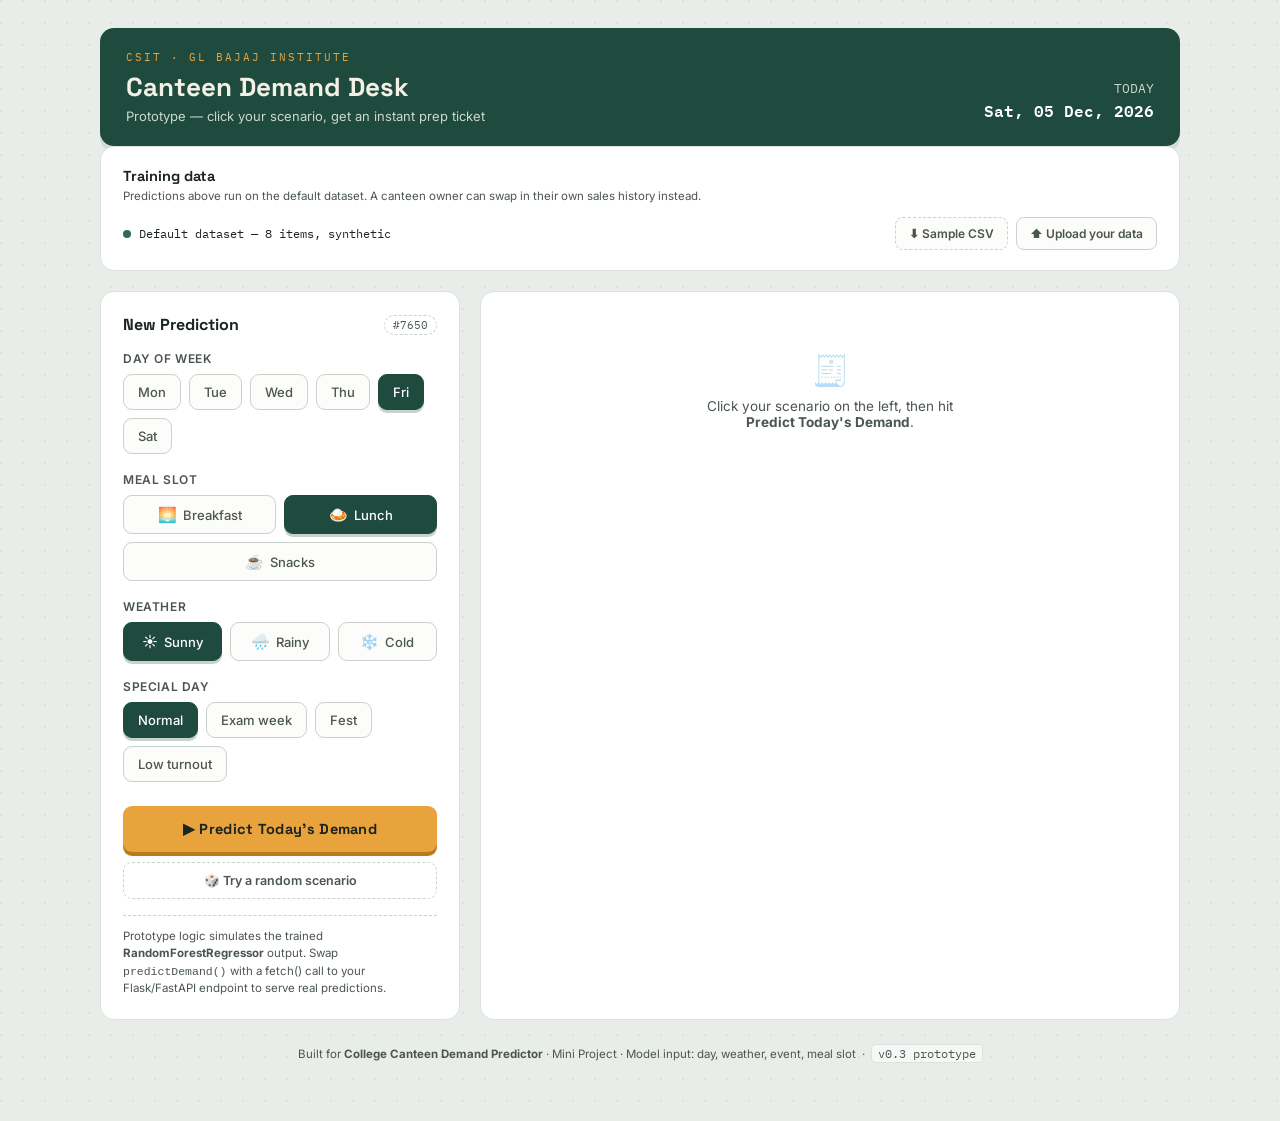
<file: index.html>
<!DOCTYPE html>
<html lang="en">
<head>
<meta charset="UTF-8">
<meta name="viewport" content="width=device-width, initial-scale=1.0">
<title>Canteen Demand Desk — GL Bajaj CSIT</title>
<link rel="preconnect" href="https://fonts.googleapis.com">
<link href="https://fonts.googleapis.com/css2?family=Space+Grotesk:wght@500;600;700&family=IBM+Plex+Mono:wght@400;500;600&family=Inter:wght@400;500;600&display=swap" rel="stylesheet">
<style>
  :root{
    --bg:#E9EDE9;
    --paper:#FFFFFF;
    --ink:#1B2420;
    --ink-soft:#4B564F;
    --primary:#1F4B3F;
    --primary-light:#2F6B57;
    --accent:#E8A33D;
    --accent-red:#C1443B;
    --line:#CBD2C9;
    --line-soft:#DDE2DA;
    --radius:14px;
  }
  *{box-sizing:border-box; margin:0; padding:0;}
  body{
    background:var(--bg);
    background-image:radial-gradient(circle at 1px 1px, rgba(27,36,32,0.06) 1px, transparent 0);
    background-size:22px 22px;
    color:var(--ink);
    font-family:'Inter', sans-serif;
    min-height:100vh;
    padding:28px 16px 60px;
  }
  .wrap{max-width:1080px; margin:0 auto;}

  /* ---------- Header ---------- */
  header{
    background:var(--primary);
    color:#F3F0E6;
    border-radius:var(--radius);
    padding:22px 26px;
    display:flex;
    justify-content:space-between;
    align-items:flex-end;
    flex-wrap:wrap;
    gap:14px;
    box-shadow:0 6px 0 rgba(0,0,0,0.08);
  }
  .brand-eyebrow{
    font-family:'IBM Plex Mono', monospace;
    font-size:11px; letter-spacing:2px; text-transform:uppercase;
    color:var(--accent); margin-bottom:6px;
  }
  header h1{font-family:'Space Grotesk', sans-serif; font-size:26px; font-weight:700;}
  header .sub{font-size:13px; color:#CBD8CF; margin-top:4px;}
  .clock{font-family:'IBM Plex Mono', monospace; text-align:right; font-size:13px; color:#CBD8CF;}
  .clock span{display:block; color:#fff; font-size:16px; font-weight:600;}

  /* ---------- Layout ---------- */
  .grid{display:grid; grid-template-columns:360px 1fr; gap:20px; margin-top:20px;}
  @media(max-width:760px){ .grid{grid-template-columns:1fr;} }
  .card{background:var(--paper); border-radius:var(--radius); border:1px solid var(--line-soft);}

  /* ---------- Form ---------- */
  .chit{padding:22px;}
  .label-row{display:flex; justify-content:space-between; align-items:center; margin-bottom:16px;}
  .chit h2{font-family:'Space Grotesk', sans-serif; font-size:16px; font-weight:700;}
  .tag-no{
    font-family:'IBM Plex Mono', monospace; font-size:11px; color:var(--ink-soft);
    border:1px dashed var(--line); padding:2px 8px; border-radius:20px;
  }
  .field{margin-bottom:18px;}
  .field label{
    display:block; font-size:12px; font-weight:600; text-transform:uppercase;
    letter-spacing:0.6px; color:var(--ink-soft); margin-bottom:8px;
  }

  /* pill button groups — the "click" part */
  .pill-group{display:flex; flex-wrap:wrap; gap:8px;}
  .pill{
    padding:9px 14px;
    border-radius:9px;
    border:1.5px solid var(--line);
    background:#FCFCFA;
    font-family:'Inter', sans-serif;
    font-size:13px;
    font-weight:500;
    color:var(--ink-soft);
    cursor:pointer;
    transition:all .15s ease;
    user-select:none;
    display:flex;
    align-items:center;
    gap:6px;
  }
  .pill:hover{border-color:var(--primary-light); color:var(--ink); transform:translateY(-1px);}
  .pill.active{
    background:var(--primary);
    border-color:var(--primary);
    color:#fff;
    box-shadow:0 3px 0 rgba(31,75,63,0.25);
  }
  .pill .ic{font-size:15px;}
  .pill-group.wide .pill{flex:1; justify-content:center;}

  .predict-btn{
    width:100%; margin-top:6px; padding:14px;
    border:none; border-radius:9px;
    background:var(--accent);
    color:var(--ink);
    font-family:'Space Grotesk', sans-serif;
    font-weight:700; font-size:14.5px; letter-spacing:0.3px;
    cursor:pointer;
    transition:transform .1s ease, box-shadow .15s ease;
    box-shadow:0 4px 0 #b87c1f;
  }
  .predict-btn:hover{filter:brightness(1.04);}
  .predict-btn:active{transform:translateY(3px); box-shadow:0 1px 0 #b87c1f;}
  .predict-btn:focus-visible{outline:2px solid var(--primary); outline-offset:2px;}

  .shuffle-btn{
    width:100%; margin-top:10px; padding:10px;
    border:1.5px dashed var(--line); border-radius:9px;
    background:transparent; color:var(--ink-soft);
    font-family:'Inter', sans-serif; font-size:12.5px; font-weight:600;
    cursor:pointer; transition:all .15s ease;
  }
  .shuffle-btn:hover{border-color:var(--primary); color:var(--primary); background:rgba(31,75,63,0.04);}

  .note{
    margin-top:16px; font-size:11.5px; color:var(--ink-soft); line-height:1.5;
    border-top:1px dashed var(--line); padding-top:12px;
  }

  /* ---------- Ticket / results ---------- */
  .ticket-wrap{padding:0;}
  .ticket{padding:26px 26px 10px; font-family:'IBM Plex Mono', monospace;}
  .ticket-head{text-align:center; border-bottom:1px dashed var(--line); padding-bottom:14px; margin-bottom:14px;}
  .ticket-head .t-name{font-family:'Space Grotesk', sans-serif; font-weight:700; font-size:15px; letter-spacing:0.5px;}
  .ticket-head .t-sub{font-size:11px; color:var(--ink-soft); margin-top:4px;}
  .ticket-meta{display:flex; justify-content:space-between; font-size:11px; color:var(--ink-soft); margin-bottom:6px;}
  .ticket-hint{font-size:10.5px; color:var(--ink-soft); text-align:center; margin-bottom:10px; opacity:0.75;}

  /* clickable item row */
  .item-row{
    border-bottom:1px dotted var(--line-soft);
    padding:10px 6px;
    border-radius:8px;
    cursor:pointer;
    transition:background .15s ease;
  }
  .item-row:hover{background:#F4F6F3;}
  .item-row.done .row-top .name{text-decoration:line-through; color:var(--ink-soft);}
  .item-row.done{opacity:0.55;}

  .row-top{
    display:grid;
    grid-template-columns:22px 1fr auto 90px;
    align-items:center;
    gap:10px;
    font-size:13px;
  }
  .checkbox{
    width:17px; height:17px; border-radius:5px;
    border:1.5px solid var(--line);
    display:flex; align-items:center; justify-content:center;
    font-size:11px; color:#fff;
    flex-shrink:0;
  }
  .item-row.done .checkbox{background:var(--primary); border-color:var(--primary);}
  .row-top .name{color:var(--ink); font-weight:500; font-family:'Inter',sans-serif;}
  .row-top .qty{font-weight:600; text-align:right; white-space:nowrap;}
  .row-top .badge{
    font-size:9.5px; padding:2px 6px; border-radius:20px;
    background:var(--accent-red); color:#fff; justify-self:end; letter-spacing:0.3px;
  }
  .bar-track{
    grid-column:1 / -1; height:6px; background:var(--line-soft);
    border-radius:6px; overflow:hidden; margin-top:6px; margin-left:32px;
  }
  .bar-fill{height:100%; background:var(--accent); border-radius:6px; transition:width .5s ease;}

  .row-detail{
    max-height:0; overflow:hidden; transition:max-height .25s ease;
    margin-left:32px; font-family:'Inter', sans-serif;
  }
  .item-row.expanded .row-detail{max-height:60px;}
  .row-detail-inner{
    display:flex; gap:18px; padding:10px 0 2px; font-size:11.5px; color:var(--ink-soft);
  }
  .row-detail-inner b{color:var(--ink); font-family:'IBM Plex Mono', monospace;}

  .totals{
    display:flex; justify-content:space-between; padding:16px 4px 8px;
    margin-top:8px; border-top:1px dashed var(--line);
    font-family:'Space Grotesk', sans-serif;
  }
  .totals .big{font-size:20px; font-weight:700; color:var(--primary);}
  .totals .lbl{font-size:11px; color:var(--ink-soft); font-family:'IBM Plex Mono', monospace; letter-spacing:0.5px;}

  .ticket-actions{
    display:flex; gap:8px; padding:14px 26px 0;
  }
  .mini-btn{
    flex:1; padding:9px; border-radius:8px; border:1.5px solid var(--line);
    background:#FCFCFA; font-family:'Inter',sans-serif; font-size:12px; font-weight:600;
    color:var(--ink-soft); cursor:pointer; transition:all .15s ease;
  }
  .mini-btn:hover{border-color:var(--primary); color:var(--primary);}

  .perforation{
    height:16px;
    background:radial-gradient(circle at 10px 0, var(--bg) 8px, transparent 9px) repeat-x;
    background-size:20px 16px;
    margin-top:14px;
  }

  .empty-state{padding:60px 26px; text-align:center; color:var(--ink-soft); font-size:13.5px;}
  .empty-state .icon{font-size:30px; margin-bottom:10px; opacity:0.5;}

  /* ---------- Bottom analytics ---------- */
  .analytics{margin-top:20px; padding:22px;}
  .analytics h2{font-family:'Space Grotesk', sans-serif; font-size:15px; font-weight:700; margin-bottom:16px;}
  .chart-row{display:flex; align-items:center; gap:12px; margin-bottom:12px; cursor:pointer;}
  .chart-row .cname{width:110px; font-size:12.5px; flex-shrink:0;}
  .chart-row .ctrack{flex:1; height:16px; background:var(--line-soft); border-radius:4px; overflow:hidden;}
  .chart-row .cfill{height:100%; background:linear-gradient(90deg, var(--primary), var(--primary-light)); transition:width .5s ease;}
  .chart-row .cval{width:36px; text-align:right; font-family:'IBM Plex Mono', monospace; font-size:12px; color:var(--ink-soft); flex-shrink:0;}
  .chart-row:hover .cname{color:var(--primary); font-weight:600;}

  /* ---------- Data source card ---------- */
  .data-card{padding:20px 22px;}
  .data-card h2{font-family:'Space Grotesk', sans-serif; font-size:14.5px; font-weight:700; margin-bottom:4px;}
  .data-card .sub{font-size:11.5px; color:var(--ink-soft); margin-bottom:14px;}
  .source-row{display:flex; align-items:center; justify-content:space-between; gap:10px; flex-wrap:wrap;}
  .source-status{
    display:flex; align-items:center; gap:8px; font-family:'IBM Plex Mono', monospace; font-size:11.5px;
  }
  .dot{width:8px; height:8px; border-radius:50%; background:var(--primary-light); flex-shrink:0;}
  .dot.custom{background:var(--accent);}
  .data-actions{display:flex; gap:8px; flex-wrap:wrap;}
  .file-btn{
    padding:8px 13px; border-radius:8px; border:1.5px solid var(--line);
    background:#FCFCFA; font-family:'Inter',sans-serif; font-size:12px; font-weight:600;
    color:var(--ink-soft); cursor:pointer; transition:all .15s ease;
  }
  .file-btn:hover{border-color:var(--primary); color:var(--primary);}
  .file-btn.ghost{border-style:dashed;}
  #csvInput{display:none;}
  .data-msg{
    margin-top:10px; font-size:11.5px; padding:8px 10px; border-radius:8px;
    display:none;
  }
  .data-msg.show{display:block;}
  .data-msg.ok{background:#EAF3EC; color:var(--primary); border:1px solid #CFE3D4;}
  .data-msg.err{background:#FBEAE8; color:var(--accent-red); border:1px solid #F1CFCB;}

  /* ---------- Trend chart ---------- */
  .trend{margin-top:20px; padding:22px;}
  .trend h2{font-family:'Space Grotesk', sans-serif; font-size:15px; font-weight:700; margin-bottom:4px;}
  .trend .sub{font-size:11.5px; color:var(--ink-soft); margin-bottom:14px;}
  .trend-legend{display:flex; gap:14px; flex-wrap:wrap; margin-bottom:10px;}
  .trend-legend span{
    display:flex; align-items:center; gap:6px; font-size:11px; color:var(--ink-soft);
    font-family:'IBM Plex Mono', monospace;
  }
  .trend-legend i{width:10px; height:10px; border-radius:3px; display:inline-block;}
  .trend svg{width:100%; height:auto; display:block;}
  .trend-pt{cursor:pointer;}
  .trend-pt:hover{r:5;}

  footer{text-align:center; margin-top:26px; font-size:11.5px; color:var(--ink-soft);}
  footer code{background:rgba(255,255,255,0.6); border:1px solid var(--line-soft); padding:1px 6px; border-radius:4px; font-family:'IBM Plex Mono', monospace;}

  @keyframes pop{0%{transform:scale(0.97); opacity:0;} 100%{transform:scale(1); opacity:1;}}
  .ticket{animation:pop .25s ease;}
</style>
</head>
<body>
<div class="wrap">

  <header>
    <div>
      <div class="brand-eyebrow">CSIT · GL Bajaj Institute</div>
      <h1>Canteen Demand Desk</h1>
      <div class="sub">Prototype — click your scenario, get an instant prep ticket</div>
    </div>
    <div class="clock">TODAY<span id="todayDate">—</span></div>
  </header>

  <!-- DATA SOURCE -->
  <div class="card data-card">
    <h2>Training data</h2>
    <div class="sub">Predictions above run on the default dataset. A canteen owner can swap in their own sales history instead.</div>
    <div class="source-row">
      <div class="source-status">
        <span class="dot" id="sourceDot"></span>
        <span id="sourceLabel">Default dataset — 8 items, synthetic</span>
      </div>
      <div class="data-actions">
        <button class="file-btn ghost" id="sampleBtn">⬇ Sample CSV</button>
        <button class="file-btn" id="uploadBtn">⬆ Upload your data</button>
        <button class="file-btn ghost" id="resetDataBtn" style="display:none;">↺ Use default</button>
      </div>
      <input type="file" id="csvInput" accept=".csv">
    </div>
    <div class="data-msg" id="dataMsg"></div>
  </div>

  <div class="grid">

    <!-- FORM -->
    <div class="card chit">
      <div class="label-row">
        <h2>New Prediction</h2>
        <span class="tag-no" id="chitNo">#0001</span>
      </div>

      <div class="field">
        <label>Day of week</label>
        <div class="pill-group" id="dayGroup">
          <div class="pill" data-val="Monday">Mon</div>
          <div class="pill" data-val="Tuesday">Tue</div>
          <div class="pill" data-val="Wednesday">Wed</div>
          <div class="pill" data-val="Thursday">Thu</div>
          <div class="pill active" data-val="Friday">Fri</div>
          <div class="pill" data-val="Saturday">Sat</div>
        </div>
      </div>

      <div class="field">
        <label>Meal slot</label>
        <div class="pill-group wide" id="slotGroup">
          <div class="pill" data-val="breakfast"><span class="ic">🌅</span>Breakfast</div>
          <div class="pill active" data-val="lunch"><span class="ic">🍛</span>Lunch</div>
          <div class="pill" data-val="snacks"><span class="ic">☕</span>Snacks</div>
        </div>
      </div>

      <div class="field">
        <label>Weather</label>
        <div class="pill-group wide" id="weatherGroup">
          <div class="pill active" data-val="sunny"><span class="ic">☀️</span>Sunny</div>
          <div class="pill" data-val="rainy"><span class="ic">🌧️</span>Rainy</div>
          <div class="pill" data-val="cold"><span class="ic">❄️</span>Cold</div>
        </div>
      </div>

      <div class="field">
        <label>Special day</label>
        <div class="pill-group" id="eventGroup">
          <div class="pill active" data-val="none">Normal</div>
          <div class="pill" data-val="exam">Exam week</div>
          <div class="pill" data-val="fest">Fest</div>
          <div class="pill" data-val="holiday">Low turnout</div>
        </div>
      </div>

      <button class="predict-btn" id="predictBtn">▶ Predict Today's Demand</button>
      <button class="shuffle-btn" id="shuffleBtn">🎲 Try a random scenario</button>

      <div class="note">
        Prototype logic simulates the trained <strong>RandomForestRegressor</strong> output. Swap <code>predictDemand()</code> with a fetch() call to your Flask/FastAPI endpoint to serve real predictions.
      </div>
    </div>

    <!-- TICKET -->
    <div class="card ticket-wrap">
      <div id="ticketArea">
        <div class="empty-state">
          <div class="icon">🧾</div>
          Click your scenario on the left, then hit<br><strong>Predict Today's Demand</strong>.
        </div>
      </div>
    </div>
  </div>

  <!-- ANALYTICS -->
  <div class="card analytics" id="analyticsCard" style="display:none;">
    <h2>Item-wise comparison <span style="font-weight:400; color:var(--ink-soft); font-size:11.5px;">— click a bar to jump to it in the ticket</span></h2>
    <div id="chartArea"></div>
  </div>

  <!-- WEEKLY TREND -->
  <div class="card trend" id="trendCard" style="display:none;">
    <h2>Weekly trend — top items</h2>
    <div class="sub">Same slot/weather/event, predicted across all 6 days</div>
    <div class="trend-legend" id="trendLegend"></div>
    <div id="trendChart"></div>
  </div>

  <footer>
    Built for <strong>College Canteen Demand Predictor</strong> · Mini Project · Model input: day, weather, event, meal slot &nbsp;·&nbsp; <code>v0.3 prototype</code>
  </footer>
</div>

<script>
  document.getElementById('todayDate').textContent = new Date().toLocaleDateString('en-IN',{weekday:'short', day:'2-digit', month:'short', year:'numeric'});
  document.getElementById('chitNo').textContent = '#' + String(Math.floor(1000 + Math.random()*8999));

  const DEFAULT_MENU = [
    { name: 'Samosa',        base: 85  },
    { name: 'Tea / Coffee',  base: 130 },
    { name: 'Maggi',         base: 70  },
    { name: 'Chole Bhature', base: 60  },
    { name: 'Veg Thali',     base: 55  },
    { name: 'Sandwich',      base: 50  },
    { name: 'Cold Drink',    base: 45  },
    { name: 'Dosa',          base: 40  },
  ];

  // ACTIVE_MENU + customFactors switch between the built-in demo data and
  // whatever the canteen owner uploads via the CSV in the "Training data" card.
  let ACTIVE_MENU = DEFAULT_MENU;
  let customFactors = null; // { day:{}, slot:{}, weather:{}, event:{} } or null = use default rules

  // ---------- pill group state ----------
  function setupPillGroup(id){
    const group = document.getElementById(id);
    group.querySelectorAll('.pill').forEach(pill => {
      pill.addEventListener('click', () => {
        group.querySelectorAll('.pill').forEach(p => p.classList.remove('active'));
        pill.classList.add('active');
      });
    });
    return () => group.querySelector('.pill.active').dataset.val;
  }
  const getDay = setupPillGroup('dayGroup');
  const getSlot = setupPillGroup('slotGroup');
  const getWeather = setupPillGroup('weatherGroup');
  const getEvent = setupPillGroup('eventGroup');

  function seededRandom(seed){ let x = Math.sin(seed) * 10000; return x - Math.floor(x); }

  function predictDemand(day, slot, weather, event){
    return ACTIVE_MENU.map((item, idx) => {
      let mult = 1;

      if (customFactors){
        // owner-uploaded data: factors come from averaging their own sales rows
        mult *= customFactors.day[day] ?? 1;
        mult *= customFactors.slot[slot] ?? 1;
        mult *= customFactors.weather[weather] ?? 1;
        mult *= customFactors.event[event] ?? 1;
      } else {
        // built-in demo rules
        if (day === 'Saturday') mult *= 0.55;
        else if (day === 'Monday') mult *= 1.05;
        else if (day === 'Friday') mult *= 1.1;

        if (slot === 'breakfast') mult *= (item.name === 'Tea / Coffee' || item.name === 'Samosa') ? 1.3 : 0.7;
        else if (slot === 'snacks') mult *= (item.name === 'Maggi' || item.name === 'Tea / Coffee' || item.name === 'Cold Drink') ? 1.25 : 0.6;
        else mult *= (item.name === 'Veg Thali' || item.name === 'Chole Bhature') ? 1.3 : 1;

        if (weather === 'rainy') mult *= (item.name === 'Maggi' || item.name === 'Tea / Coffee' || item.name === 'Samosa') ? 1.4 : 0.85;
        else if (weather === 'cold') mult *= (item.name === 'Tea / Coffee' || item.name === 'Chole Bhature') ? 1.3 : 0.95;
        else mult *= (item.name === 'Cold Drink') ? 1.3 : 1;

        if (event === 'exam') mult *= (item.name === 'Tea / Coffee') ? 1.35 : 0.75;
        else if (event === 'fest') mult *= 1.5;
        else if (event === 'holiday') mult *= 0.4;
      }

      const seed = idx * 17 + day.length * 3 + slot.length + weather.length + event.length;
      const variance = 0.92 + seededRandom(seed) * 0.16;
      const qty = Math.round(item.base * mult * variance);
      return { name: item.name, base: item.base, qty };
    }).sort((a,b) => b.qty - a.qty);
  }

  function slug(name){ return name.replace(/[^a-z0-9]/gi,'').toLowerCase(); }

  function renderTicket(results, day, slot, weather, event){
    const maxQty = Math.max(...results.map(r => r.qty));
    const totalFootfall = Math.round(results.reduce((s,r)=>s+r.qty,0) * 0.42);
    const slotLabel = {breakfast:'Breakfast', lunch:'Lunch', snacks:'Snacks'}[slot];
    const weatherLabel = {sunny:'Sunny', rainy:'Rainy', cold:'Cold'}[weather];
    const eventLabel = {none:'Normal day', exam:'Exam week', fest:'Fest / event', holiday:'Low turnout'}[event];

    const rows = results.map(r => {
      const pct = Math.round((r.qty / maxQty) * 100);
      const isHigh = r.qty > r.base * 1.25;
      const trend = r.qty >= r.base ? '↑' : '↓';
      const diff = Math.abs(r.qty - r.base);
      return `
        <div class="item-row" id="row-${slug(r.name)}">
          <div class="row-top">
            <div class="checkbox">✓</div>
            <span class="name">${r.name}</span>
            ${isHigh ? '<span class="badge">PREP EXTRA</span>' : '<span></span>'}
            <span class="qty">${r.qty} units</span>
          </div>
          <div class="bar-track"><div class="bar-fill" style="width:${pct}%"></div></div>
          <div class="row-detail"><div class="row-detail-inner">
            <span>Usual avg: <b>${r.base}</b></span>
            <span>Trend: <b>${trend} ${diff} units</b></span>
            <span>Confidence: <b>${75 + Math.round(seededRandom(r.base)*15)}%</b></span>
          </div></div>
        </div>`;
    }).join('');

    document.getElementById('ticketArea').innerHTML = `
      <div class="ticket">
        <div class="ticket-head">
          <div class="t-name">PREDICTED PREP LIST</div>
          <div class="t-sub">${day} · ${slotLabel} · ${weatherLabel} · ${eventLabel}</div>
        </div>
        <div class="ticket-meta">
          <span>MODEL: RandomForest ${customFactors ? '(your data)' : '(default)'}</span>
          <span>GEN: ${new Date().toLocaleTimeString('en-IN',{hour:'2-digit',minute:'2-digit'})}</span>
        </div>
        <div class="ticket-hint">tap an item to check it off · tap again for prediction details</div>
        ${rows}
        <div class="totals">
          <div><div class="lbl">EST. FOOTFALL</div><div class="big">${totalFootfall}</div></div>
          <div style="text-align:right;"><div class="lbl">TOTAL UNITS</div><div class="big">${results.reduce((s,r)=>s+r.qty,0)}</div></div>
        </div>
      </div>
      <div class="ticket-actions">
        <button class="mini-btn" id="printBtn">🖨 Print ticket</button>
        <button class="mini-btn" id="resetBtn">↺ Reset checklist</button>
      </div>
      <div class="perforation"></div>
    `;

    // click-to-check / click-to-expand behaviour
    document.querySelectorAll('.item-row').forEach(row => {
      let lastTap = 0;
      row.addEventListener('click', (e) => {
        if (e.target.closest('.checkbox')) {
          row.classList.toggle('done');
          return;
        }
        row.classList.toggle('expanded');
      });
    });
    document.getElementById('printBtn').addEventListener('click', () => window.print());
    document.getElementById('resetBtn').addEventListener('click', () => {
      document.querySelectorAll('.item-row.done').forEach(r => r.classList.remove('done'));
    });

    // analytics chart
    const chart = results.map(r => {
      const pct = Math.round((r.qty / maxQty) * 100);
      return `
        <div class="chart-row" data-target="row-${slug(r.name)}">
          <div class="cname">${r.name}</div>
          <div class="ctrack"><div class="cfill" style="width:${pct}%"></div></div>
          <div class="cval">${r.qty}</div>
        </div>`;
    }).join('');
    document.getElementById('chartArea').innerHTML = chart;
    document.getElementById('analyticsCard').style.display = 'block';

    document.querySelectorAll('.chart-row').forEach(row => {
      row.addEventListener('click', () => {
        const target = document.getElementById(row.dataset.target);
        if (target) {
          target.scrollIntoView({behavior:'smooth', block:'center'});
          target.classList.add('expanded');
          target.style.background = '#F4F6F3';
          setTimeout(() => target.style.background = '', 900);
        }
      });
    });

    renderTrendChart(results, slot, weather, event);
  }

  // ---------- weekly trend chart (top 4 items across all days) ----------
  const TREND_COLORS = ['#1F4B3F', '#E8A33D', '#C1443B', '#2F6B57'];
  const DAYS = ['Monday','Tuesday','Wednesday','Thursday','Friday','Saturday'];

  function renderTrendChart(currentResults, slot, weather, event){
    const topItems = currentResults.slice(0, 4).map(r => r.name);
    const series = topItems.map(name =>
      DAYS.map(d => predictDemand(d, slot, weather, event).find(r => r.name === name).qty)
    );

    const w = 640, h = 200, padL = 34, padB = 22, padT = 10, padR = 10;
    const maxVal = Math.max(...series.flat());
    const x = i => padL + (i / (DAYS.length - 1)) * (w - padL - padR);
    const y = v => (h - padB) - (v / maxVal) * (h - padT - padB);

    const gridLines = [0, 0.5, 1].map(f => {
      const yy = padT + f * (h - padT - padB);
      return `<line x1="${padL}" y1="${yy}" x2="${w-padR}" y2="${yy}" stroke="var(--line-soft)" stroke-width="1"/>`;
    }).join('');

    const dayLabels = DAYS.map((d,i) =>
      `<text x="${x(i)}" y="${h-4}" font-size="9.5" fill="var(--ink-soft)" font-family="IBM Plex Mono, monospace" text-anchor="middle">${d.slice(0,3)}</text>`
    ).join('');

    const paths = series.map((vals, si) => {
      const pts = vals.map((v,i) => `${x(i)},${y(v)}`).join(' ');
      const dots = vals.map((v,i) =>
        `<circle class="trend-pt" cx="${x(i)}" cy="${y(v)}" r="3.5" fill="${TREND_COLORS[si]}"><title>${topItems[si]} · ${DAYS[i]} · ${v} units</title></circle>`
      ).join('');
      return `<polyline points="${pts}" fill="none" stroke="${TREND_COLORS[si]}" stroke-width="2" stroke-linecap="round" stroke-linejoin="round"/>${dots}`;
    }).join('');

    document.getElementById('trendChart').innerHTML =
      `<svg viewBox="0 0 ${w} ${h}">${gridLines}${dayLabels}${paths}</svg>`;

    document.getElementById('trendLegend').innerHTML = topItems.map((name,i) =>
      `<span><i style="background:${TREND_COLORS[i]}"></i>${name}</span>`
    ).join('');

    document.getElementById('trendCard').style.display = 'block';
  }

  function runPrediction(){
    const day = getDay(), slot = getSlot(), weather = getWeather(), event = getEvent();
    renderTicket(predictDemand(day, slot, weather, event), day, slot, weather, event);
    document.getElementById('chitNo').textContent = '#' + String(Math.floor(1000 + Math.random()*8999));
  }

  document.getElementById('predictBtn').addEventListener('click', runPrediction);

  document.getElementById('shuffleBtn').addEventListener('click', () => {
    [['dayGroup'],['slotGroup'],['weatherGroup'],['eventGroup']].forEach(([id]) => {
      const group = document.getElementById(id);
      const pills = [...group.querySelectorAll('.pill')];
      const pick = pills[Math.floor(Math.random()*pills.length)];
      pills.forEach(p => p.classList.remove('active'));
      pick.classList.add('active');
    });
    runPrediction();
  });

  // ---------- canteen owner: upload their own sales data ----------
  const csvInput   = document.getElementById('csvInput');
  const dataMsg    = document.getElementById('dataMsg');
  const sourceDot  = document.getElementById('sourceDot');
  const sourceLbl  = document.getElementById('sourceLabel');
  const resetDataBtn = document.getElementById('resetDataBtn');

  document.getElementById('uploadBtn').addEventListener('click', () => csvInput.click());

  document.getElementById('sampleBtn').addEventListener('click', () => {
    const sample = [
      'item,day,slot,weather,event,qty',
      'Samosa,Monday,breakfast,sunny,none,92',
      'Tea / Coffee,Monday,breakfast,sunny,none,140',
      'Maggi,Monday,snacks,rainy,none,88',
      'Veg Thali,Friday,lunch,sunny,fest,95',
      'Chole Bhature,Saturday,lunch,cold,none,38',
    ].join('\n');
    const blob = new Blob([sample], {type:'text/csv'});
    const a = document.createElement('a');
    a.href = URL.createObjectURL(blob);
    a.download = 'canteen_sales_sample.csv';
    a.click();
  });

  function showMsg(text, ok){
    dataMsg.textContent = text;
    dataMsg.className = 'data-msg show ' + (ok ? 'ok' : 'err');
  }

  function parseCSV(text){
    const lines = text.trim().split(/\r?\n/);
    const headers = lines[0].split(',').map(h => h.trim().toLowerCase());
    return lines.slice(1).filter(l => l.trim()).map(line => {
      const cells = line.split(',').map(c => c.trim());
      const row = {};
      headers.forEach((h,i) => row[h] = cells[i]);
      return row;
    });
  }

  function trainFromRows(rows){
    const clean = rows.filter(r => r.item && r.qty && !isNaN(parseFloat(r.qty)));
    if (clean.length < 5) throw new Error('Need at least 5 valid rows (item + qty).');

    // per-item average -> new base demand
    const byItem = {};
    clean.forEach(r => {
      const q = parseFloat(r.qty);
      (byItem[r.item] = byItem[r.item] || []).push(q);
    });
    const menu = Object.entries(byItem).map(([name, vals]) => ({
      name, base: Math.round(vals.reduce((a,b)=>a+b,0) / vals.length)
    })).sort((a,b) => b.base - a.base);

    // overall mean, then per-category mean / overall mean = multiplier
    const overallMean = clean.reduce((s,r)=>s+parseFloat(r.qty),0) / clean.length;
    function factorsFor(col){
      const groups = {};
      clean.forEach(r => { if (r[col]) (groups[r[col]] = groups[r[col]] || []).push(parseFloat(r.qty)); });
      const out = {};
      Object.entries(groups).forEach(([val, vals]) => {
        out[val] = (vals.reduce((a,b)=>a+b,0) / vals.length) / overallMean;
      });
      return out;
    }

    return {
      menu,
      factors: {
        day: factorsFor('day'),
        slot: factorsFor('slot'),
        weather: factorsFor('weather'),
        event: factorsFor('event'),
      },
      rowCount: clean.length,
      itemCount: menu.length,
    };
  }

  csvInput.addEventListener('change', (e) => {
    const file = e.target.files[0];
    if (!file) return;
    const reader = new FileReader();
    reader.onload = () => {
      try {
        const rows = parseCSV(reader.result);
        const trained = trainFromRows(rows);
        ACTIVE_MENU = trained.menu;
        customFactors = trained.factors;
        sourceDot.classList.add('custom');
        sourceLbl.textContent = `${file.name} — ${trained.rowCount} records, ${trained.itemCount} items`;
        resetDataBtn.style.display = 'inline-block';
        showMsg('Retrained on your data. Predictions now use these numbers.', true);
        if (document.querySelector('.ticket')) runPrediction();
      } catch (err) {
        showMsg('Could not read that file: ' + err.message, false);
      }
    };
    reader.readAsText(file);
    csvInput.value = '';
  });

  resetDataBtn.addEventListener('click', () => {
    ACTIVE_MENU = DEFAULT_MENU;
    customFactors = null;
    sourceDot.classList.remove('custom');
    sourceLbl.textContent = 'Default dataset — 8 items, synthetic';
    resetDataBtn.style.display = 'none';
    dataMsg.className = 'data-msg';
    if (document.querySelector('.ticket')) runPrediction();
  });
</script>
</body>
</html>
</file>
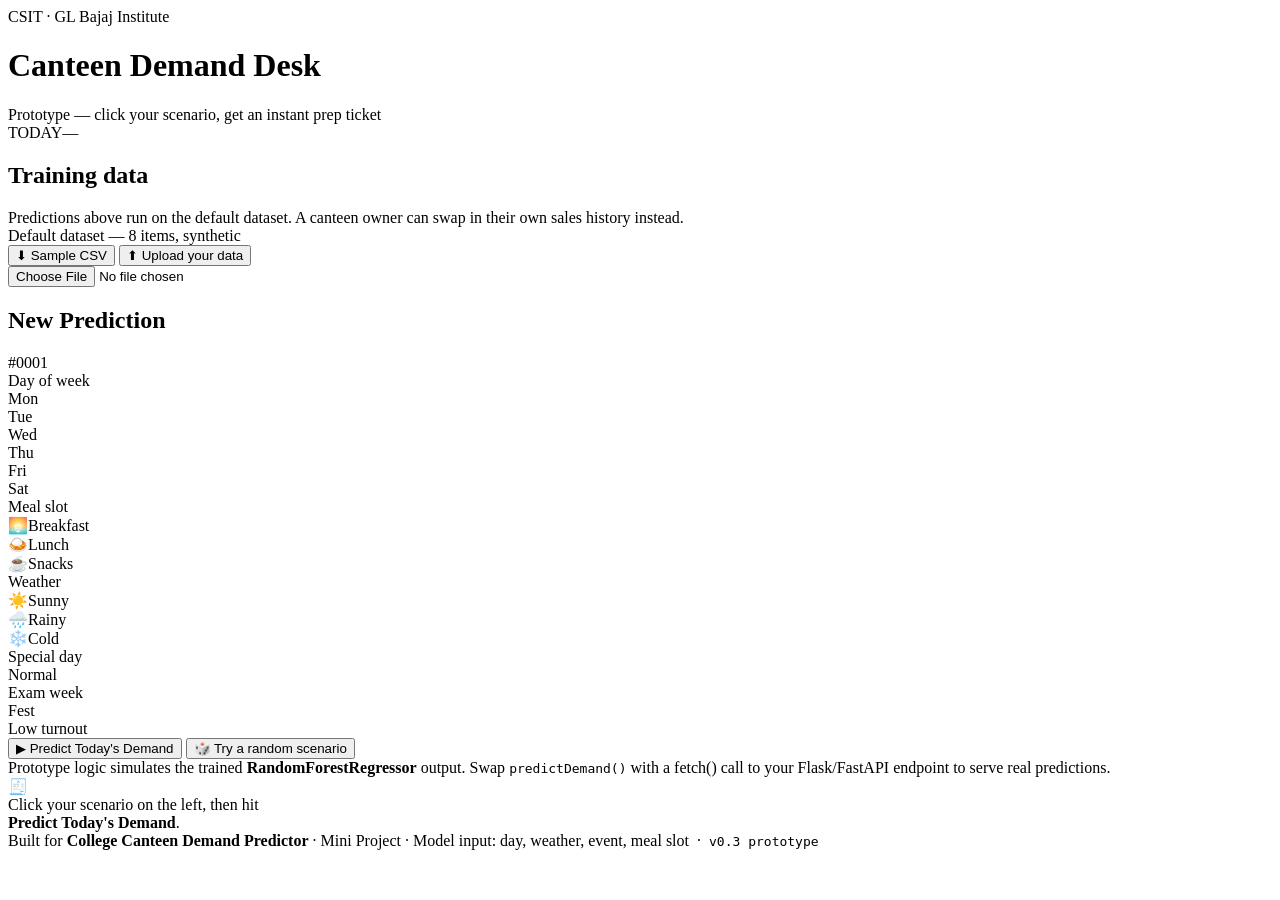
<file: structure.html>
<!DOCTYPE html>
<html lang="en">
<head>
<meta charset="UTF-8">
<meta name="viewport" content="width=device-width, initial-scale=1.0">
<title>Canteen Demand Desk — GL Bajaj CSIT</title>
<link rel="preconnect" href="https://fonts.googleapis.com">
<link href="https://fonts.googleapis.com/css2?family=Space+Grotesk:wght@500;600;700&family=IBM+Plex+Mono:wght@400;500;600&family=Inter:wght@400;500;600&display=swap" rel="stylesheet">
<style>
  /* ... CSS code — see style.css ... */
</style>
</head>
<body>
<div class="wrap">

  <header>
    <div>
      <div class="brand-eyebrow">CSIT · GL Bajaj Institute</div>
      <h1>Canteen Demand Desk</h1>
      <div class="sub">Prototype — click your scenario, get an instant prep ticket</div>
    </div>
    <div class="clock">TODAY<span id="todayDate">—</span></div>
  </header>

  <!-- DATA SOURCE -->
  <div class="card data-card">
    <h2>Training data</h2>
    <div class="sub">Predictions above run on the default dataset. A canteen owner can swap in their own sales history instead.</div>
    <div class="source-row">
      <div class="source-status">
        <span class="dot" id="sourceDot"></span>
        <span id="sourceLabel">Default dataset — 8 items, synthetic</span>
      </div>
      <div class="data-actions">
        <button class="file-btn ghost" id="sampleBtn">⬇ Sample CSV</button>
        <button class="file-btn" id="uploadBtn">⬆ Upload your data</button>
        <button class="file-btn ghost" id="resetDataBtn" style="display:none;">↺ Use default</button>
      </div>
      <input type="file" id="csvInput" accept=".csv">
    </div>
    <div class="data-msg" id="dataMsg"></div>
  </div>

  <div class="grid">

    <!-- FORM -->
    <div class="card chit">
      <div class="label-row">
        <h2>New Prediction</h2>
        <span class="tag-no" id="chitNo">#0001</span>
      </div>

      <div class="field">
        <label>Day of week</label>
        <div class="pill-group" id="dayGroup">
          <div class="pill" data-val="Monday">Mon</div>
          <div class="pill" data-val="Tuesday">Tue</div>
          <div class="pill" data-val="Wednesday">Wed</div>
          <div class="pill" data-val="Thursday">Thu</div>
          <div class="pill active" data-val="Friday">Fri</div>
          <div class="pill" data-val="Saturday">Sat</div>
        </div>
      </div>

      <div class="field">
        <label>Meal slot</label>
        <div class="pill-group wide" id="slotGroup">
          <div class="pill" data-val="breakfast"><span class="ic">🌅</span>Breakfast</div>
          <div class="pill active" data-val="lunch"><span class="ic">🍛</span>Lunch</div>
          <div class="pill" data-val="snacks"><span class="ic">☕</span>Snacks</div>
        </div>
      </div>

      <div class="field">
        <label>Weather</label>
        <div class="pill-group wide" id="weatherGroup">
          <div class="pill active" data-val="sunny"><span class="ic">☀️</span>Sunny</div>
          <div class="pill" data-val="rainy"><span class="ic">🌧️</span>Rainy</div>
          <div class="pill" data-val="cold"><span class="ic">❄️</span>Cold</div>
        </div>
      </div>

      <div class="field">
        <label>Special day</label>
        <div class="pill-group" id="eventGroup">
          <div class="pill active" data-val="none">Normal</div>
          <div class="pill" data-val="exam">Exam week</div>
          <div class="pill" data-val="fest">Fest</div>
          <div class="pill" data-val="holiday">Low turnout</div>
        </div>
      </div>

      <button class="predict-btn" id="predictBtn">▶ Predict Today's Demand</button>
      <button class="shuffle-btn" id="shuffleBtn">🎲 Try a random scenario</button>

      <div class="note">
        Prototype logic simulates the trained <strong>RandomForestRegressor</strong> output. Swap <code>predictDemand()</code> with a fetch() call to your Flask/FastAPI endpoint to serve real predictions.
      </div>
    </div>

    <!-- TICKET -->
    <div class="card ticket-wrap">
      <div id="ticketArea">
        <div class="empty-state">
          <div class="icon">🧾</div>
          Click your scenario on the left, then hit<br><strong>Predict Today's Demand</strong>.
        </div>
      </div>
    </div>
  </div>

  <!-- ANALYTICS -->
  <div class="card analytics" id="analyticsCard" style="display:none;">
    <h2>Item-wise comparison <span style="font-weight:400; color:var(--ink-soft); font-size:11.5px;">— click a bar to jump to it in the ticket</span></h2>
    <div id="chartArea"></div>
  </div>

  <!-- WEEKLY TREND -->
  <div class="card trend" id="trendCard" style="display:none;">
    <h2>Weekly trend — top items</h2>
    <div class="sub">Same slot/weather/event, predicted across all 6 days</div>
    <div class="trend-legend" id="trendLegend"></div>
    <div id="trendChart"></div>
  </div>

  <footer>
    Built for <strong>College Canteen Demand Predictor</strong> · Mini Project · Model input: day, weather, event, meal slot &nbsp;·&nbsp; <code>v0.3 prototype</code>
  </footer>
</div>

<script>
  // ... JavaScript code — see script.js ...
</script>
</body>
</html>
</file>
